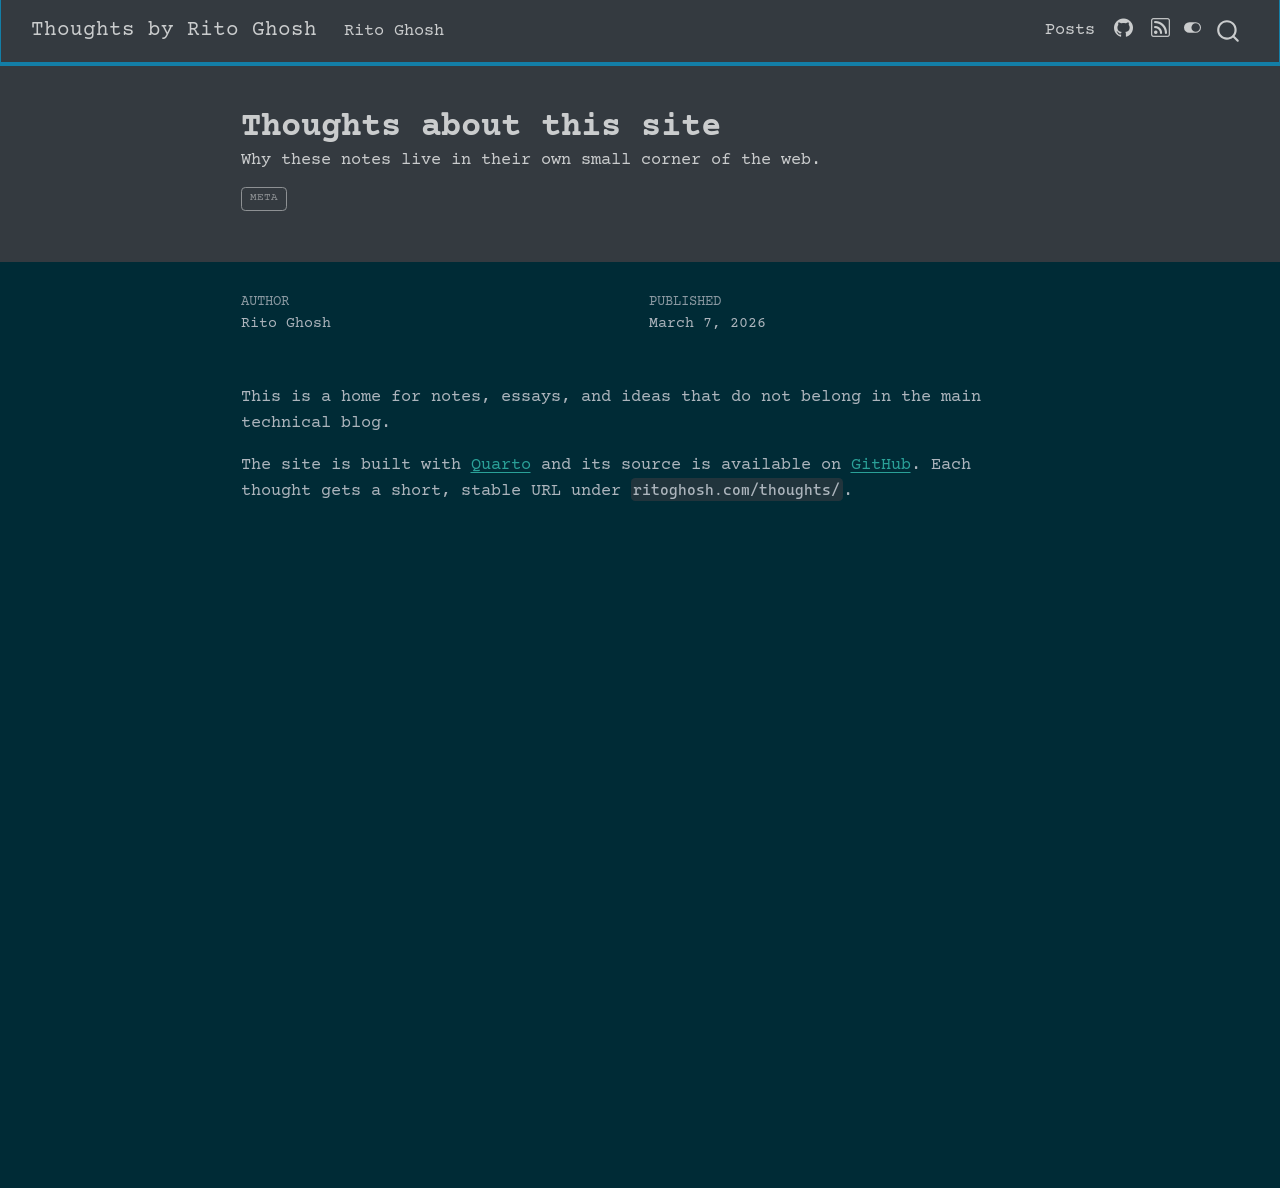
<file: thoughts-about-this-site/index.html>
<!DOCTYPE html>
<html xmlns="http://www.w3.org/1999/xhtml" lang="en" xml:lang="en"><head>

<meta charset="utf-8">
<meta name="generator" content="quarto-1.10.18">

<meta name="viewport" content="width=device-width, initial-scale=1.0, user-scalable=yes">

<meta name="author" content="Rito Ghosh">
<meta name="dcterms.date" content="2026-03-07">
<meta name="description" content="Why these notes live in their own small corner of the web.">

<title>Thoughts about this site – Thoughts by Rito Ghosh</title>
<style>
/* Default styles provided by pandoc.
** See https://pandoc.org/MANUAL.html#variables-for-html for config info.
*/
span.smallcaps{font-variant: small-caps;}
div.columns{display: flex; gap: 1.5em;}
div.column{flex: auto;}
@media screen {
div.columns{gap: min(4vw, 1.5em);}
div.column{overflow-x: auto;}
}
div.hanging-indent{margin-left: 1.5em; text-indent: -1.5em;}
ul.task-list{list-style: none;}
ul.task-list li input[type="checkbox"] {
  width: 0.8em;
  margin: 0 0.8em 0.2em -1em; /* quarto-specific, see https://github.com/quarto-dev/quarto-cli/issues/4556 */ 
  vertical-align: middle;
}
</style>


<script src="../site_libs/quarto-nav/quarto-nav.js"></script>
<script src="../site_libs/quarto-nav/headroom.min.js"></script>
<script src="../site_libs/clipboard/clipboard.min.js"></script>
<script src="../site_libs/quarto-search/autocomplete.umd.js"></script>
<script src="../site_libs/quarto-search/fuse.min.js"></script>
<script src="../site_libs/quarto-search/quarto-search.js"></script>
<meta name="quarto:offset" content="../">
<script src="../site_libs/quarto-html/quarto.js" type="module"></script>
<script src="../site_libs/quarto-html/tabsets/tabsets.js" type="module"></script>
<script src="../site_libs/quarto-html/popper.min.js"></script>
<script src="../site_libs/quarto-html/tippy.umd.min.js"></script>
<script src="../site_libs/quarto-html/anchor.min.js"></script>
<link href="../site_libs/quarto-html/tippy.css" rel="stylesheet">
<link href="../site_libs/quarto-html/quarto-syntax-highlighting-64a204ab8560d761af7679ceaba22944.css" rel="stylesheet" class="quarto-color-scheme" id="quarto-text-highlighting-styles">
<link href="../site_libs/quarto-html/quarto-syntax-highlighting-dark-b85bc7c33db8c58e0ec93c3465666fed.css" rel="stylesheet" class="quarto-color-scheme quarto-color-alternate" id="quarto-text-highlighting-styles">
<script src="../site_libs/bootstrap/bootstrap.min.js"></script>
<link href="../site_libs/bootstrap/bootstrap-icons.css" rel="stylesheet">
<link href="../site_libs/bootstrap/bootstrap-e1c5b5a29c1fdcfcefc0c649aae59112.min.css" rel="stylesheet" append-hash="true" class="quarto-color-scheme" id="quarto-bootstrap" data-mode="light">
<link href="../site_libs/bootstrap/bootstrap-dark-c5be18c999d7cea16c7f193fedf42004.min.css" rel="stylesheet" append-hash="true" class="quarto-color-scheme quarto-color-alternate" id="quarto-bootstrap" data-mode="dark">
<script id="quarto-search-options" type="application/json">{
  "location": "navbar",
  "copy-button": false,
  "collapse-after": 3,
  "panel-placement": "end",
  "type": "overlay",
  "limit": 50,
  "keyboard-shortcut": [
    "f",
    "/",
    "s"
  ],
  "show-item-context": false,
  "language": {
    "search-no-results-text": "No results",
    "search-matching-documents-text": "matching documents",
    "search-copy-link-title": "Copy link to search",
    "search-hide-matches-text": "Hide additional matches",
    "search-more-match-text": "more match in this document",
    "search-more-matches-text": "more matches in this document",
    "search-clear-button-title": "Clear",
    "search-text-placeholder": "",
    "search-detached-cancel-button-title": "Cancel",
    "search-submit-button-title": "Submit",
    "search-label": "Search"
  }
}</script>


<link rel="stylesheet" href="../styles.css">
<meta property="og:title" content="Thoughts about this site – Thoughts by Rito Ghosh">
<meta property="og:description" content="Why these notes live in their own small corner of the web.">
<meta property="og:site_name" content="Thoughts by Rito Ghosh">
<meta name="twitter:title" content="Thoughts about this site – Thoughts by Rito Ghosh">
<meta name="twitter:description" content="Why these notes live in their own small corner of the web.">
<meta name="twitter:card" content="summary">
</head>

<body class="nav-fixed fullcontent quarto-dark"><script id="quarto-html-before-body" type="application/javascript">
    const toggleBodyColorMode = (bsSheetEl) => {
      const mode = bsSheetEl.getAttribute("data-mode");
      const bodyEl = window.document.querySelector("body");
      if (mode === "dark") {
        bodyEl.classList.add("quarto-dark");
        bodyEl.classList.remove("quarto-light");
      } else {
        bodyEl.classList.add("quarto-light");
        bodyEl.classList.remove("quarto-dark");
      }
    }
    const toggleBodyColorPrimary = () => {
      const bsSheetEl = window.document.querySelector("link#quarto-bootstrap:not([rel=disabled-stylesheet])");
      if (bsSheetEl) {
        toggleBodyColorMode(bsSheetEl);
      }
    }
    const setColorSchemeToggle = (alternate) => {
      const toggles = window.document.querySelectorAll('.quarto-color-scheme-toggle');
      for (let i=0; i < toggles.length; i++) {
        const toggle = toggles[i];
        if (toggle) {
          if (alternate) {
            toggle.classList.add("alternate");
          } else {
            toggle.classList.remove("alternate");
          }
        }
      }
    };
    const toggleColorMode = (alternate) => {
      // Switch the stylesheets
      const primaryStylesheets = window.document.querySelectorAll('link.quarto-color-scheme:not(.quarto-color-alternate)');
      const alternateStylesheets = window.document.querySelectorAll('link.quarto-color-scheme.quarto-color-alternate');
      manageTransitions('#quarto-margin-sidebar .nav-link', false);
      if (alternate) {
        // note: dark is layered on light, we don't disable primary!
        enableStylesheet(alternateStylesheets);
        for (const sheetNode of alternateStylesheets) {
          if (sheetNode.id === "quarto-bootstrap") {
            toggleBodyColorMode(sheetNode);
          }
        }
      } else {
        disableStylesheet(alternateStylesheets);
        enableStylesheet(primaryStylesheets)
        toggleBodyColorPrimary();
      }
      manageTransitions('#quarto-margin-sidebar .nav-link', true);
      // Switch the toggles
      setColorSchemeToggle(alternate)
      // Hack to workaround the fact that safari doesn't
      // properly recolor the scrollbar when toggling (#1455)
      if (navigator.userAgent.indexOf('Safari') > 0 && navigator.userAgent.indexOf('Chrome') == -1) {
        manageTransitions("body", false);
        window.scrollTo(0, 1);
        setTimeout(() => {
          window.scrollTo(0, 0);
          manageTransitions("body", true);
        }, 40);
      }
    }
    const disableStylesheet = (stylesheets) => {
      for (let i=0; i < stylesheets.length; i++) {
        const stylesheet = stylesheets[i];
        stylesheet.rel = 'disabled-stylesheet';
      }
    }
    const enableStylesheet = (stylesheets) => {
      for (let i=0; i < stylesheets.length; i++) {
        const stylesheet = stylesheets[i];
        if(stylesheet.rel !== 'stylesheet') { // for Chrome, which will still FOUC without this check
          stylesheet.rel = 'stylesheet';
        }
      }
    }
    const manageTransitions = (selector, allowTransitions) => {
      const els = window.document.querySelectorAll(selector);
      for (let i=0; i < els.length; i++) {
        const el = els[i];
        if (allowTransitions) {
          el.classList.remove('notransition');
        } else {
          el.classList.add('notransition');
        }
      }
    }
    const isFileUrl = () => {
      return window.location.protocol === 'file:';
    }
    const hasAlternateSentinel = () => {
      let styleSentinel = getColorSchemeSentinel();
      if (styleSentinel !== null) {
        return styleSentinel === "alternate";
      } else {
        return false;
      }
    }
    const setStyleSentinel = (alternate) => {
      const value = alternate ? "alternate" : "default";
      if (!isFileUrl()) {
        window.localStorage.setItem("quarto-color-scheme", value);
      } else {
        localAlternateSentinel = value;
      }
    }
    const getColorSchemeSentinel = () => {
      if (!isFileUrl()) {
        const storageValue = window.localStorage.getItem("quarto-color-scheme");
        return storageValue != null ? storageValue : localAlternateSentinel;
      } else {
        return localAlternateSentinel;
      }
    }
    const toggleGiscusIfUsed = (isAlternate, darkModeDefault) => {
      const baseTheme = document.querySelector('#giscus-base-theme')?.value ?? 'light';
      const alternateTheme = document.querySelector('#giscus-alt-theme')?.value ?? 'dark';
      let newTheme = '';
      if(authorPrefersDark) {
        newTheme = isAlternate ? baseTheme : alternateTheme;
      } else {
        newTheme = isAlternate ? alternateTheme : baseTheme;
      }
      const changeGiscusTheme = () => {
        // From: https://github.com/giscus/giscus/issues/336
        const sendMessage = (message) => {
          const iframe = document.querySelector('iframe.giscus-frame');
          if (!iframe) return;
          iframe.contentWindow.postMessage({ giscus: message }, 'https://giscus.app');
        }
        sendMessage({
          setConfig: {
            theme: newTheme
          }
        });
      }
      const isGiscussLoaded = window.document.querySelector('iframe.giscus-frame') !== null;
      if (isGiscussLoaded) {
        changeGiscusTheme();
      }
    };
    const authorPrefersDark = true;
    const darkModeDefault = authorPrefersDark;
    let localAlternateSentinel = darkModeDefault ? 'alternate' : 'default';
    // Dark / light mode switch
    window.quartoToggleColorScheme = () => {
      // Read the current dark / light value
      let toAlternate = !hasAlternateSentinel();
      toggleColorMode(toAlternate);
      setStyleSentinel(toAlternate);
      toggleGiscusIfUsed(toAlternate, darkModeDefault);
      window.dispatchEvent(new Event('resize'));
    };
    // Switch to dark mode if need be
    if (hasAlternateSentinel()) {
      toggleColorMode(true);
    } else {
      toggleColorMode(false);
    }
  </script>

<div id="quarto-search-results"></div>
  <header id="quarto-header" class="headroom fixed-top quarto-banner">
    <nav class="navbar navbar-expand-lg " data-bs-theme="dark">
      <div class="navbar-container container-fluid">
      <div class="navbar-brand-container mx-auto">
    <a class="navbar-brand" href="../index.html">
    <span class="navbar-title">Thoughts by Rito Ghosh</span>
    </a>
  </div>
            <div id="quarto-search" class="" title="Search"></div>
          <button class="navbar-toggler" type="button" data-bs-toggle="collapse" data-bs-target="#navbarCollapse" aria-controls="navbarCollapse" role="menu" aria-expanded="false" aria-label="Toggle navigation" onclick="if (window.quartoToggleHeadroom) { window.quartoToggleHeadroom(); }">
  <span class="navbar-toggler-icon"></span>
</button>
          <div class="collapse navbar-collapse" id="navbarCollapse">
            <ul class="navbar-nav navbar-nav-scroll me-auto">
  <li class="nav-item">
    <a class="nav-link" href="https://ritoghosh.com/"> 
<span class="menu-text">Rito Ghosh</span></a>
  </li>  
</ul>
            <ul class="navbar-nav navbar-nav-scroll ms-auto">
  <li class="nav-item">
    <a class="nav-link" href="../index.html"> 
<span class="menu-text">Posts</span></a>
  </li>  
  <li class="nav-item compact">
    <a class="nav-link" href="https://github.com/ritog"> <i class="bi bi-github" role="img" aria-label="GitHub">
</i> 
<span class="menu-text"></span></a>
  </li>  
  <li class="nav-item compact">
    <a class="nav-link" href="../index.xml"> <i class="bi bi-rss" role="img" aria-label="RSS">
</i> 
<span class="menu-text"></span></a>
  </li>  
</ul>
          </div> <!-- /navcollapse -->
            <div class="quarto-navbar-tools">
  <a href="" class="quarto-color-scheme-toggle quarto-navigation-tool  px-1" onclick="window.quartoToggleColorScheme(); return false;" title="Toggle dark mode"><i class="bi"></i></a>
</div>
      </div> <!-- /container-fluid -->
    </nav>
</header>
<!-- content -->
<header id="title-block-header" class="quarto-title-block default page-columns page-full">
  <div class="quarto-title-banner page-columns page-full">
    <div class="quarto-title column-body">
      <h1 class="title">Thoughts about this site</h1>
                  <div>
        <div class="description">
          Why these notes live in their own small corner of the web.
        </div>
      </div>
                          <div class="quarto-categories">
                <div class="quarto-category">meta</div>
              </div>
                  </div>
  </div>
    
  
  <div class="quarto-title-meta">

      <div>
      <div class="quarto-title-meta-heading">Author</div>
      <div class="quarto-title-meta-contents">
               <p>Rito Ghosh </p>
            </div>
    </div>
      
      <div>
      <div class="quarto-title-meta-heading">Published</div>
      <div class="quarto-title-meta-contents">
        <p class="date">March 7, 2026</p>
      </div>
    </div>
    
      
    </div>
    
  
  </header><div id="quarto-content" class="quarto-container page-columns page-rows-contents page-layout-article page-navbar">
<!-- sidebar -->
<!-- margin-sidebar -->
    
<!-- main -->
<main class="content quarto-banner-title-block" id="quarto-document-content">






<p>This is a home for notes, essays, and ideas that do not belong in the main technical blog.</p>
<p>The site is built with <a href="https://quarto.org/">Quarto</a> and its source is available on <a href="https://github.com/ritog/thoughts">GitHub</a>. Each thought gets a short, stable URL under <code>ritoghosh.com/thoughts/</code>.</p>



</main> <!-- /main -->
<script id="quarto-html-after-body" type="application/javascript">
  window.document.addEventListener("DOMContentLoaded", function (event) {
    // Ensure there is a toggle, if there isn't float one in the top right
    if (window.document.querySelector('.quarto-color-scheme-toggle') === null) {
      const a = window.document.createElement('a');
      a.classList.add('top-right');
      a.classList.add('quarto-color-scheme-toggle');
      a.href = "";
      a.onclick = function() { try { window.quartoToggleColorScheme(); } catch {} return false; };
      const i = window.document.createElement("i");
      i.classList.add('bi');
      a.appendChild(i);
      window.document.body.appendChild(a);
    }
    setColorSchemeToggle(hasAlternateSentinel())
    const icon = "";
    const anchorJS = new window.AnchorJS();
    anchorJS.options = {
      placement: 'right',
      icon: icon
    };
    anchorJS.add('.anchored');
    const isCodeAnnotation = (el) => {
      for (const clz of el.classList) {
        if (clz.startsWith('code-annotation-')) {                     
          return true;
        }
      }
      return false;
    }
    const onCopySuccess = function(e) {
      // button target
      const button = e.trigger;
      // don't keep focus
      button.blur();
      // flash "checked"
      button.classList.add('code-copy-button-checked');
      var currentTitle = button.getAttribute("title");
      button.setAttribute("title", "Copied!");
      let tooltip;
      if (window.bootstrap) {
        button.setAttribute("data-bs-toggle", "tooltip");
        button.setAttribute("data-bs-placement", "left");
        button.setAttribute("data-bs-title", "Copied!");
        tooltip = new bootstrap.Tooltip(button, 
          { trigger: "manual", 
            customClass: "code-copy-button-tooltip",
            offset: [0, -8]});
        tooltip.show();    
      }
      setTimeout(function() {
        if (tooltip) {
          tooltip.hide();
          button.removeAttribute("data-bs-title");
          button.removeAttribute("data-bs-toggle");
          button.removeAttribute("data-bs-placement");
        }
        button.setAttribute("title", currentTitle);
        button.classList.remove('code-copy-button-checked');
      }, 1000);
      // clear code selection
      e.clearSelection();
    }
    const getTextToCopy = function(trigger) {
      const outerScaffold = trigger.parentElement.cloneNode(true);
      const codeEl = outerScaffold.querySelector('code');
      for (const childEl of codeEl.children) {
        if (isCodeAnnotation(childEl)) {
          childEl.remove();
        }
      }
      return codeEl.innerText;
    }
    const clipboard = new window.ClipboardJS('.code-copy-button:not([data-in-quarto-modal])', {
      text: getTextToCopy
    });
    clipboard.on('success', onCopySuccess);
    if (window.document.getElementById('quarto-embedded-source-code-modal')) {
      const clipboardModal = new window.ClipboardJS('.code-copy-button[data-in-quarto-modal]', {
        text: getTextToCopy,
        container: window.document.getElementById('quarto-embedded-source-code-modal')
      });
      clipboardModal.on('success', onCopySuccess);
    }
      var localhostRegex = new RegExp(/^(?:http|https):\/\/localhost\:?[0-9]*\//);
      var mailtoRegex = new RegExp(/^mailto:/);
        var filterRegex = new RegExp("https:\/\/ritoghosh\.com\/thoughts\/");
      var isInternal = (href) => {
          return filterRegex.test(href) || localhostRegex.test(href) || mailtoRegex.test(href);
      }
      // Inspect non-navigation links and adorn them if external
     var links = window.document.querySelectorAll('a[href]:not(.nav-link):not(.navbar-brand):not(.toc-action):not(.sidebar-link):not(.sidebar-item-toggle):not(.pagination-link):not(.no-external):not([aria-hidden]):not(.dropdown-item):not(.quarto-navigation-tool):not(.about-link)');
      for (var i=0; i<links.length; i++) {
        const link = links[i];
        if (!isInternal(link.href)) {
          // undo the damage that might have been done by quarto-nav.js in the case of
          // links that we want to consider external
          if (link.dataset.originalHref !== undefined) {
            link.href = link.dataset.originalHref;
          }
        }
      }
    function tippyHover(el, contentFn, onTriggerFn, onUntriggerFn) {
      const config = {
        allowHTML: true,
        maxWidth: 500,
        delay: 100,
        arrow: false,
        appendTo: function(el) {
            return el.parentElement;
        },
        interactive: true,
        interactiveBorder: 10,
        theme: 'quarto',
        placement: 'bottom-start',
      };
      if (contentFn) {
        config.content = contentFn;
      }
      if (onTriggerFn) {
        config.onTrigger = onTriggerFn;
      }
      if (onUntriggerFn) {
        config.onUntrigger = onUntriggerFn;
      }
      window.tippy(el, config); 
    }
    const noterefs = window.document.querySelectorAll('a[role="doc-noteref"]');
    for (var i=0; i<noterefs.length; i++) {
      const ref = noterefs[i];
      tippyHover(ref, function() {
        // use id or data attribute instead here
        let href = ref.getAttribute('data-footnote-href') || ref.getAttribute('href');
        try { href = new URL(href).hash; } catch {}
        const id = href.replace(/^#\/?/, "");
        const note = window.document.getElementById(id);
        if (note) {
          return note.innerHTML;
        } else {
          return "";
        }
      });
    }
    const xrefs = window.document.querySelectorAll('a.quarto-xref');
    const processXRef = (id, note) => {
      // Strip column container classes
      const stripColumnClz = (el) => {
        el.classList.remove("page-full", "page-columns");
        if (el.children) {
          for (const child of el.children) {
            stripColumnClz(child);
          }
        }
      }
      stripColumnClz(note)
      if (id === null || id.startsWith('sec-')) {
        // Special case sections, only their first couple elements
        const container = document.createElement("div");
        if (note.children && note.children.length > 2) {
          container.appendChild(note.children[0].cloneNode(true));
          for (let i = 1; i < note.children.length; i++) {
            const child = note.children[i];
            if (child.tagName === "P" && child.innerText === "") {
              continue;
            } else {
              container.appendChild(child.cloneNode(true));
              break;
            }
          }
          if (window.Quarto?.typesetMath) {
            window.Quarto.typesetMath(container);
          }
          return container.innerHTML
        } else {
          if (window.Quarto?.typesetMath) {
            window.Quarto.typesetMath(note);
          }
          return note.innerHTML;
        }
      } else {
        // Remove any anchor links if they are present
        const anchorLink = note.querySelector('a.anchorjs-link');
        if (anchorLink) {
          anchorLink.remove();
        }
        if (window.Quarto?.typesetMath) {
          window.Quarto.typesetMath(note);
        }
        if (note.classList.contains("callout")) {
          return note.outerHTML;
        } else {
          return note.innerHTML;
        }
      }
    }
    for (var i=0; i<xrefs.length; i++) {
      const xref = xrefs[i];
      tippyHover(xref, undefined, function(instance) {
        instance.disable();
        let url = xref.getAttribute('href');
        let hash = undefined; 
        if (url.startsWith('#')) {
          hash = url;
        } else {
          try { hash = new URL(url).hash; } catch {}
        }
        if (hash) {
          const id = hash.replace(/^#\/?/, "");
          const note = window.document.getElementById(id);
          if (note !== null) {
            try {
              const html = processXRef(id, note.cloneNode(true));
              instance.setContent(html);
            } finally {
              instance.enable();
              instance.show();
            }
          } else {
            // See if we can fetch this
            fetch(url.split('#')[0])
            .then(res => res.text())
            .then(html => {
              const parser = new DOMParser();
              const htmlDoc = parser.parseFromString(html, "text/html");
              const note = htmlDoc.getElementById(id);
              if (note !== null) {
                const html = processXRef(id, note);
                instance.setContent(html);
              } 
            }).finally(() => {
              instance.enable();
              instance.show();
            });
          }
        } else {
          // See if we can fetch a full url (with no hash to target)
          // This is a special case and we should probably do some content thinning / targeting
          fetch(url)
          .then(res => res.text())
          .then(html => {
            const parser = new DOMParser();
            const htmlDoc = parser.parseFromString(html, "text/html");
            const note = htmlDoc.querySelector('main.content');
            if (note !== null) {
              // This should only happen for chapter cross references
              // (since there is no id in the URL)
              // remove the first header
              if (note.children.length > 0 && note.children[0].tagName === "HEADER") {
                note.children[0].remove();
              }
              const html = processXRef(null, note);
              instance.setContent(html);
            } 
          }).finally(() => {
            instance.enable();
            instance.show();
          });
        }
      }, function(instance) {
      });
    }
        let selectedAnnoteEl;
        const selectorForAnnotation = ( cell, annotation) => {
          let cellAttr = 'data-code-cell="' + cell + '"';
          let lineAttr = 'data-code-annotation="' +  annotation + '"';
          const selector = 'span[' + cellAttr + '][' + lineAttr + ']';
          return selector;
        }
        const selectCodeLines = (annoteEl) => {
          const doc = window.document;
          const targetCell = annoteEl.getAttribute("data-target-cell");
          const targetAnnotation = annoteEl.getAttribute("data-target-annotation");
          const annoteSpan = window.document.querySelector(selectorForAnnotation(targetCell, targetAnnotation));
          const lines = annoteSpan.getAttribute("data-code-lines").split(",");
          const lineIds = lines.map((line) => {
            return targetCell + "-" + line;
          })
          let top = null;
          let height = null;
          let parent = null;
          if (lineIds.length > 0) {
              //compute the position of the single el (top and bottom and make a div)
              const el = window.document.getElementById(lineIds[0]);
              top = el.offsetTop;
              height = el.offsetHeight;
              parent = el.parentElement.parentElement;
            if (lineIds.length > 1) {
              const lastEl = window.document.getElementById(lineIds[lineIds.length - 1]);
              const bottom = lastEl.offsetTop + lastEl.offsetHeight;
              height = bottom - top;
            }
            if (top !== null && height !== null && parent !== null) {
              // cook up a div (if necessary) and position it 
              let div = window.document.getElementById("code-annotation-line-highlight");
              if (div === null) {
                div = window.document.createElement("div");
                div.setAttribute("id", "code-annotation-line-highlight");
                div.style.position = 'absolute';
                parent.appendChild(div);
              }
              div.style.top = top - 2 + "px";
              div.style.height = height + 4 + "px";
              div.style.left = 0;
              let gutterDiv = window.document.getElementById("code-annotation-line-highlight-gutter");
              if (gutterDiv === null) {
                gutterDiv = window.document.createElement("div");
                gutterDiv.setAttribute("id", "code-annotation-line-highlight-gutter");
                gutterDiv.style.position = 'absolute';
                const codeCell = window.document.getElementById(targetCell);
                const gutter = codeCell.querySelector('.code-annotation-gutter');
                gutter.appendChild(gutterDiv);
              }
              gutterDiv.style.top = top - 2 + "px";
              gutterDiv.style.height = height + 4 + "px";
            }
            selectedAnnoteEl = annoteEl;
          }
        };
        const unselectCodeLines = () => {
          const elementsIds = ["code-annotation-line-highlight", "code-annotation-line-highlight-gutter"];
          elementsIds.forEach((elId) => {
            const div = window.document.getElementById(elId);
            if (div) {
              div.remove();
            }
          });
          selectedAnnoteEl = undefined;
        };
          // Handle positioning of the toggle
      window.addEventListener(
        "resize",
        throttle(() => {
          elRect = undefined;
          if (selectedAnnoteEl) {
            selectCodeLines(selectedAnnoteEl);
          }
        }, 10)
      );
      function throttle(fn, ms) {
      let throttle = false;
      let timer;
        return (...args) => {
          if(!throttle) { // first call gets through
              fn.apply(this, args);
              throttle = true;
          } else { // all the others get throttled
              if(timer) clearTimeout(timer); // cancel #2
              timer = setTimeout(() => {
                fn.apply(this, args);
                timer = throttle = false;
              }, ms);
          }
        };
      }
        // Attach click handler to the DT
        const annoteDls = window.document.querySelectorAll('dt[data-target-cell]');
        for (const annoteDlNode of annoteDls) {
          annoteDlNode.addEventListener('click', (event) => {
            const clickedEl = event.target;
            if (clickedEl !== selectedAnnoteEl) {
              unselectCodeLines();
              const activeEl = window.document.querySelector('dt[data-target-cell].code-annotation-active');
              if (activeEl) {
                activeEl.classList.remove('code-annotation-active');
              }
              selectCodeLines(clickedEl);
              clickedEl.classList.add('code-annotation-active');
            } else {
              // Unselect the line
              unselectCodeLines();
              clickedEl.classList.remove('code-annotation-active');
            }
          });
        }
    const findCites = (el) => {
      const parentEl = el.parentElement;
      if (parentEl) {
        const cites = parentEl.dataset.cites;
        if (cites) {
          return {
            el,
            cites: cites.split(' ')
          };
        } else {
          return findCites(el.parentElement)
        }
      } else {
        return undefined;
      }
    };
    var bibliorefs = window.document.querySelectorAll('a[role="doc-biblioref"]');
    for (var i=0; i<bibliorefs.length; i++) {
      const ref = bibliorefs[i];
      const citeInfo = findCites(ref);
      if (citeInfo) {
        tippyHover(citeInfo.el, function() {
          var popup = window.document.createElement('div');
          citeInfo.cites.forEach(function(cite) {
            var citeDiv = window.document.createElement('div');
            citeDiv.classList.add('hanging-indent');
            citeDiv.classList.add('csl-entry');
            var biblioDiv = window.document.getElementById('ref-' + cite);
            if (biblioDiv) {
              citeDiv.innerHTML = biblioDiv.innerHTML;
            }
            popup.appendChild(citeDiv);
          });
          return popup.innerHTML;
        });
      }
    }
  });
  </script>
</div> <!-- /content -->




</body></html>
</file>
<file: site_libs/quarto-html/tippy.css>
.tippy-box[data-animation=fade][data-state=hidden]{opacity:0}[data-tippy-root]{max-width:calc(100vw - 10px)}.tippy-box{position:relative;background-color:#333;color:#fff;border-radius:4px;font-size:14px;line-height:1.4;white-space:normal;outline:0;transition-property:transform,visibility,opacity}.tippy-box[data-placement^=top]>.tippy-arrow{bottom:0}.tippy-box[data-placement^=top]>.tippy-arrow:before{bottom:-7px;left:0;border-width:8px 8px 0;border-top-color:initial;transform-origin:center top}.tippy-box[data-placement^=bottom]>.tippy-arrow{top:0}.tippy-box[data-placement^=bottom]>.tippy-arrow:before{top:-7px;left:0;border-width:0 8px 8px;border-bottom-color:initial;transform-origin:center bottom}.tippy-box[data-placement^=left]>.tippy-arrow{right:0}.tippy-box[data-placement^=left]>.tippy-arrow:before{border-width:8px 0 8px 8px;border-left-color:initial;right:-7px;transform-origin:center left}.tippy-box[data-placement^=right]>.tippy-arrow{left:0}.tippy-box[data-placement^=right]>.tippy-arrow:before{left:-7px;border-width:8px 8px 8px 0;border-right-color:initial;transform-origin:center right}.tippy-box[data-inertia][data-state=visible]{transition-timing-function:cubic-bezier(.54,1.5,.38,1.11)}.tippy-arrow{width:16px;height:16px;color:#333}.tippy-arrow:before{content:"";position:absolute;border-color:transparent;border-style:solid}.tippy-content{position:relative;padding:5px 9px;z-index:1}
</file>
<file: site_libs/quarto-html/quarto-syntax-highlighting-64a204ab8560d761af7679ceaba22944.css>
/* quarto syntax highlight colors */
:root {
  --quarto-hl-ot-color: #003B4F;
  --quarto-hl-at-color: #657422;
  --quarto-hl-ss-color: #20794D;
  --quarto-hl-an-color: #5E5E5E;
  --quarto-hl-fu-color: #4758AB;
  --quarto-hl-st-color: #20794D;
  --quarto-hl-cf-color: #003B4F;
  --quarto-hl-op-color: #5E5E5E;
  --quarto-hl-er-color: #AD0000;
  --quarto-hl-bn-color: #AD0000;
  --quarto-hl-al-color: #AD0000;
  --quarto-hl-va-color: #111111;
  --quarto-hl-bu-color: inherit;
  --quarto-hl-ex-color: inherit;
  --quarto-hl-pp-color: #AD0000;
  --quarto-hl-in-color: #5E5E5E;
  --quarto-hl-vs-color: #20794D;
  --quarto-hl-wa-color: #5E5E5E;
  --quarto-hl-do-color: #5E5E5E;
  --quarto-hl-im-color: #00769E;
  --quarto-hl-ch-color: #20794D;
  --quarto-hl-dt-color: #AD0000;
  --quarto-hl-fl-color: #AD0000;
  --quarto-hl-co-color: #5E5E5E;
  --quarto-hl-cv-color: #5E5E5E;
  --quarto-hl-cn-color: #8f5902;
  --quarto-hl-sc-color: #5E5E5E;
  --quarto-hl-dv-color: #AD0000;
  --quarto-hl-kw-color: #003B4F;
}

/* other quarto variables */
:root {
  --quarto-font-monospace: SFMono-Regular, Menlo, Monaco, Consolas, "Liberation Mono", "Courier New", monospace;
}

/* syntax highlight based on Pandoc's rules */
pre > code.sourceCode > span {
  color: #003B4F;
}

code.sourceCode > span {
  color: #003B4F;
}

div.sourceCode,
div.sourceCode pre.sourceCode {
  color: #003B4F;
}

/* Normal */
code span {
  color: #003B4F;
}

/* Alert */
code span.al {
  color: #AD0000;
  font-style: inherit;
}

/* Annotation */
code span.an {
  color: #5E5E5E;
  font-style: inherit;
}

/* Attribute */
code span.at {
  color: #657422;
  font-style: inherit;
}

/* BaseN */
code span.bn {
  color: #AD0000;
  font-style: inherit;
}

/* BuiltIn */
code span.bu {
  font-style: inherit;
}

/* ControlFlow */
code span.cf {
  color: #003B4F;
  font-weight: bold;
  font-style: inherit;
}

/* Char */
code span.ch {
  color: #20794D;
  font-style: inherit;
}

/* Constant */
code span.cn {
  color: #8f5902;
  font-style: inherit;
}

/* Comment */
code span.co {
  color: #5E5E5E;
  font-style: inherit;
}

/* CommentVar */
code span.cv {
  color: #5E5E5E;
  font-style: italic;
}

/* Documentation */
code span.do {
  color: #5E5E5E;
  font-style: italic;
}

/* DataType */
code span.dt {
  color: #AD0000;
  font-style: inherit;
}

/* DecVal */
code span.dv {
  color: #AD0000;
  font-style: inherit;
}

/* Error */
code span.er {
  color: #AD0000;
  font-style: inherit;
}

/* Extension */
code span.ex {
  font-style: inherit;
}

/* Float */
code span.fl {
  color: #AD0000;
  font-style: inherit;
}

/* Function */
code span.fu {
  color: #4758AB;
  font-style: inherit;
}

/* Import */
code span.im {
  color: #00769E;
  font-style: inherit;
}

/* Information */
code span.in {
  color: #5E5E5E;
  font-style: inherit;
}

/* Keyword */
code span.kw {
  color: #003B4F;
  font-weight: bold;
  font-style: inherit;
}

/* Operator */
code span.op {
  color: #5E5E5E;
  font-style: inherit;
}

/* Other */
code span.ot {
  color: #003B4F;
  font-style: inherit;
}

/* Preprocessor */
code span.pp {
  color: #AD0000;
  font-style: inherit;
}

/* SpecialChar */
code span.sc {
  color: #5E5E5E;
  font-style: inherit;
}

/* SpecialString */
code span.ss {
  color: #20794D;
  font-style: inherit;
}

/* String */
code span.st {
  color: #20794D;
  font-style: inherit;
}

/* Variable */
code span.va {
  color: #111111;
  font-style: inherit;
}

/* VerbatimString */
code span.vs {
  color: #20794D;
  font-style: inherit;
}

/* Warning */
code span.wa {
  color: #5E5E5E;
  font-style: italic;
}

.prevent-inlining {
  content: "</";
}

/*# sourceMappingURL=9d8d5bb603a83b8298b89080a598c93b.css.map */
</file>
<file: site_libs/quarto-html/quarto-syntax-highlighting-dark-b85bc7c33db8c58e0ec93c3465666fed.css>
/* quarto syntax highlight colors */
:root {
  --quarto-hl-al-color: #f07178;
  --quarto-hl-an-color: #d4d0ab;
  --quarto-hl-at-color: #00e0e0;
  --quarto-hl-bn-color: #d4d0ab;
  --quarto-hl-bu-color: #abe338;
  --quarto-hl-ch-color: #abe338;
  --quarto-hl-co-color: #f8f8f2;
  --quarto-hl-cv-color: #ffd700;
  --quarto-hl-cn-color: #ffd700;
  --quarto-hl-cf-color: #ffa07a;
  --quarto-hl-dt-color: #ffa07a;
  --quarto-hl-dv-color: #d4d0ab;
  --quarto-hl-do-color: #f8f8f2;
  --quarto-hl-er-color: #f07178;
  --quarto-hl-ex-color: #00e0e0;
  --quarto-hl-fl-color: #d4d0ab;
  --quarto-hl-fu-color: #ffa07a;
  --quarto-hl-im-color: #abe338;
  --quarto-hl-in-color: #d4d0ab;
  --quarto-hl-kw-color: #ffa07a;
  --quarto-hl-op-color: #ffa07a;
  --quarto-hl-ot-color: #00e0e0;
  --quarto-hl-pp-color: #dcc6e0;
  --quarto-hl-re-color: #00e0e0;
  --quarto-hl-sc-color: #abe338;
  --quarto-hl-ss-color: #abe338;
  --quarto-hl-st-color: #abe338;
  --quarto-hl-va-color: #00e0e0;
  --quarto-hl-vs-color: #abe338;
  --quarto-hl-wa-color: #dcc6e0;
}

/* other quarto variables */
:root {
  --quarto-font-monospace: SFMono-Regular, Menlo, Monaco, Consolas, "Liberation Mono", "Courier New", monospace;
}

/* syntax highlight based on Pandoc's rules */
pre > code.sourceCode > span {
  color: #f8f8f2;
}

code.sourceCode > span {
  color: #f8f8f2;
}

div.sourceCode,
div.sourceCode pre.sourceCode {
  color: #f8f8f2;
}

/* Normal */
code span {
  color: #f8f8f2;
}

/* Alert */
code span.al {
  color: #f07178;
}

/* Annotation */
code span.an {
  color: #d4d0ab;
}

/* Attribute */
code span.at {
  color: #00e0e0;
}

/* BaseN */
code span.bn {
  color: #d4d0ab;
}

/* BuiltIn */
code span.bu {
  color: #abe338;
}

/* ControlFlow */
code span.cf {
  font-weight: bold;
  color: #ffa07a;
}

/* Char */
code span.ch {
  color: #abe338;
}

/* Constant */
code span.cn {
  color: #ffd700;
}

/* Comment */
code span.co {
  font-style: italic;
  color: #f8f8f2;
}

/* CommentVar */
code span.cv {
  color: #ffd700;
}

/* Documentation */
code span.do {
  color: #f8f8f2;
}

/* DataType */
code span.dt {
  color: #ffa07a;
}

/* DecVal */
code span.dv {
  color: #d4d0ab;
}

/* Error */
code span.er {
  color: #f07178;
  text-decoration: underline;
}

/* Extension */
code span.ex {
  font-weight: bold;
  color: #00e0e0;
}

/* Float */
code span.fl {
  color: #d4d0ab;
}

/* Function */
code span.fu {
  color: #ffa07a;
}

/* Import */
code span.im {
  color: #abe338;
}

/* Information */
code span.in {
  color: #d4d0ab;
}

/* Keyword */
code span.kw {
  font-weight: bold;
  color: #ffa07a;
}

/* Operator */
code span.op {
  color: #ffa07a;
}

/* Other */
code span.ot {
  color: #00e0e0;
}

/* Preprocessor */
code span.pp {
  color: #dcc6e0;
}

/* RegionMarker */
code span.re {
  background-color: #f8f8f2;
  color: #00e0e0;
}

/* SpecialChar */
code span.sc {
  color: #abe338;
}

/* SpecialString */
code span.ss {
  color: #abe338;
}

/* String */
code span.st {
  color: #abe338;
}

/* Variable */
code span.va {
  color: #00e0e0;
}

/* VerbatimString */
code span.vs {
  color: #abe338;
}

/* Warning */
code span.wa {
  color: #dcc6e0;
}

.prevent-inlining {
  content: "</";
}

/*# sourceMappingURL=4ed8f1090dec6531da29ab00902aa718.css.map */
</file>
<file: styles.css>
#quarto-document-content {
  text-align: left;
}

@font-face {
  font-family: "Cascadia Code";
  src: url("fonts/CascadiaCode-Regular.ttf") format("truetype");
  font-weight: 400;
  font-style: normal;
  font-display: swap;
}

@font-face {
  font-family: "Courier Prime";
  src: url("fonts/CourierPrime-Regular.ttf") format("truetype");
  font-weight: 400;
  font-style: normal;
  font-display: swap;
}

@font-face {
  font-family: "Courier Prime";
  src: url("fonts/CourierPrime-Italic.ttf") format("truetype");
  font-weight: 400;
  font-style: italic;
  font-display: swap;
}

@font-face {
  font-family: "Courier Prime";
  src: url("fonts/CourierPrime-Bold.ttf") format("truetype");
  font-weight: 700;
  font-style: normal;
  font-display: swap;
}

@font-face {
  font-family: "Courier Prime";
  src: url("fonts/CourierPrime-BoldItalic.ttf") format("truetype");
  font-weight: 700;
  font-style: italic;
  font-display: swap;
}

body {
  font-family: "Courier Prime", monospace;
}

pre,
code,
kbd,
samp {
  font-family: "Cascadia Code", monospace;
}
</file>
